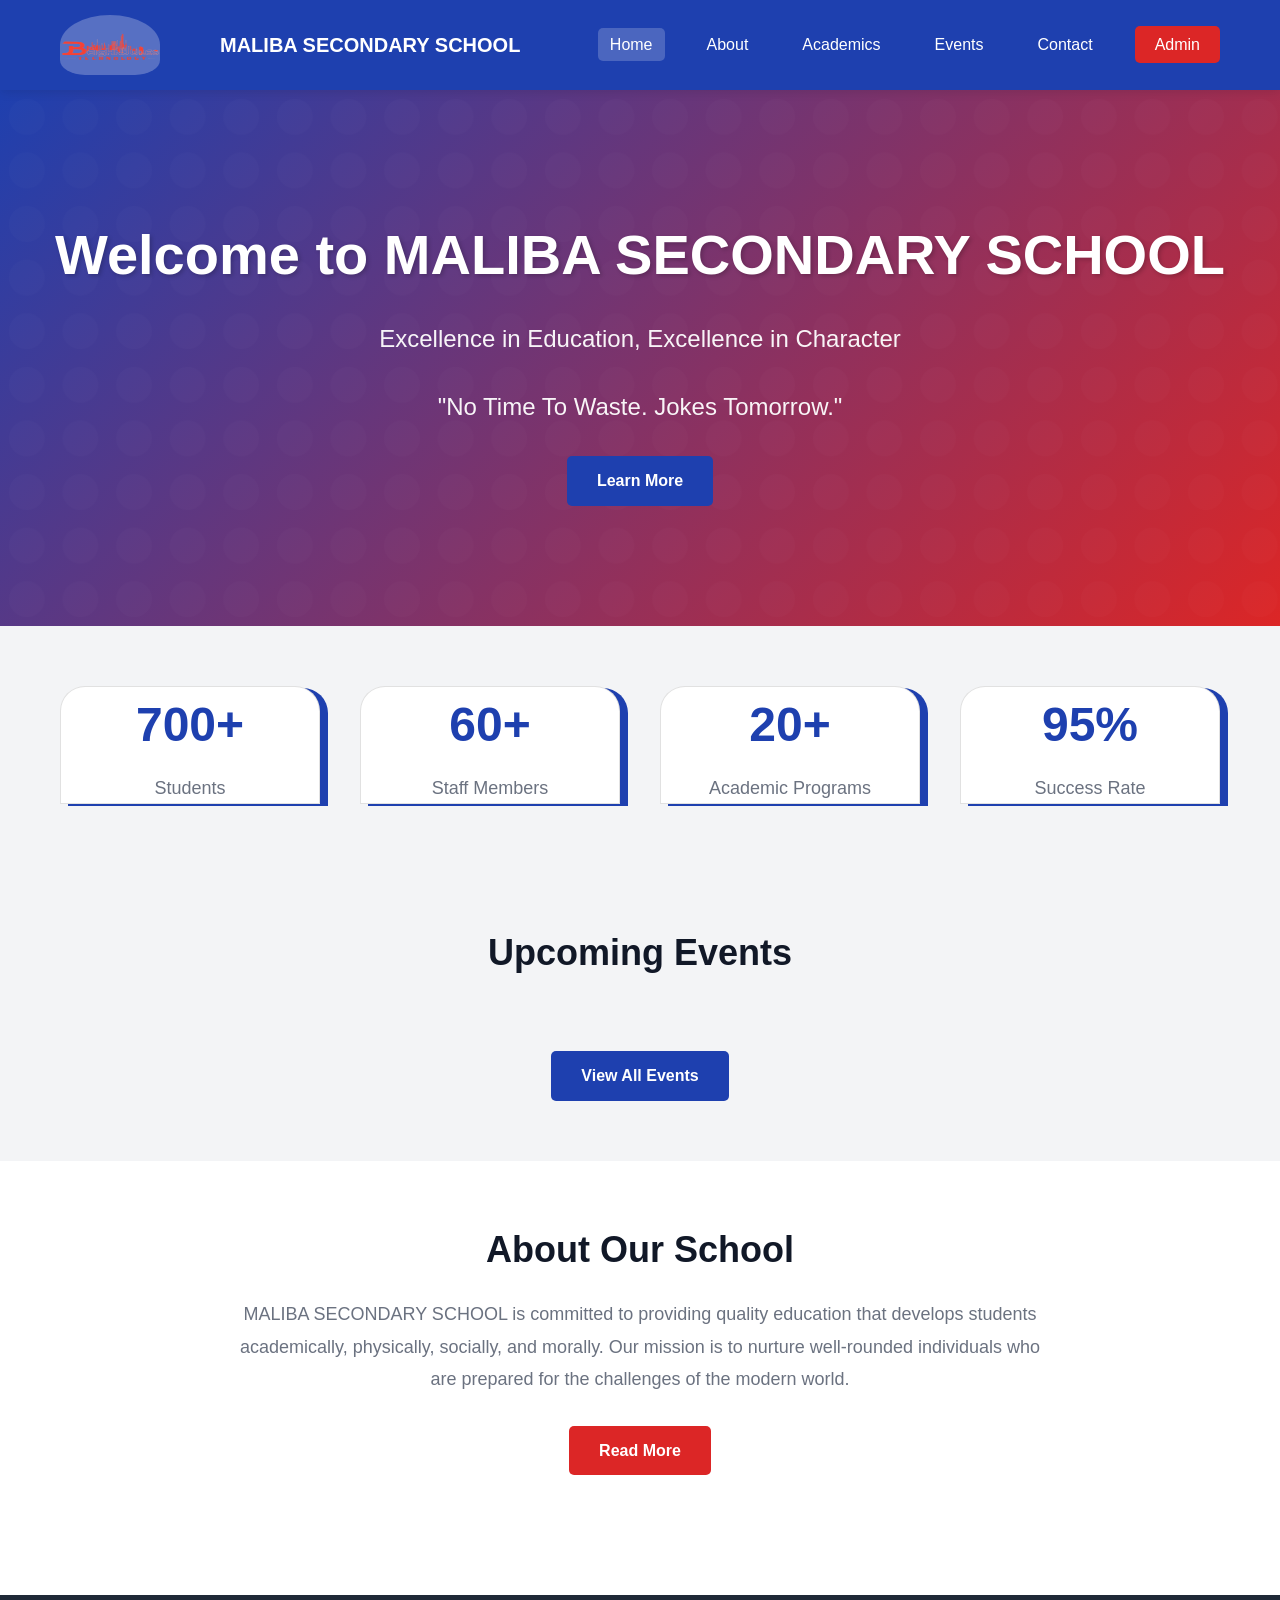
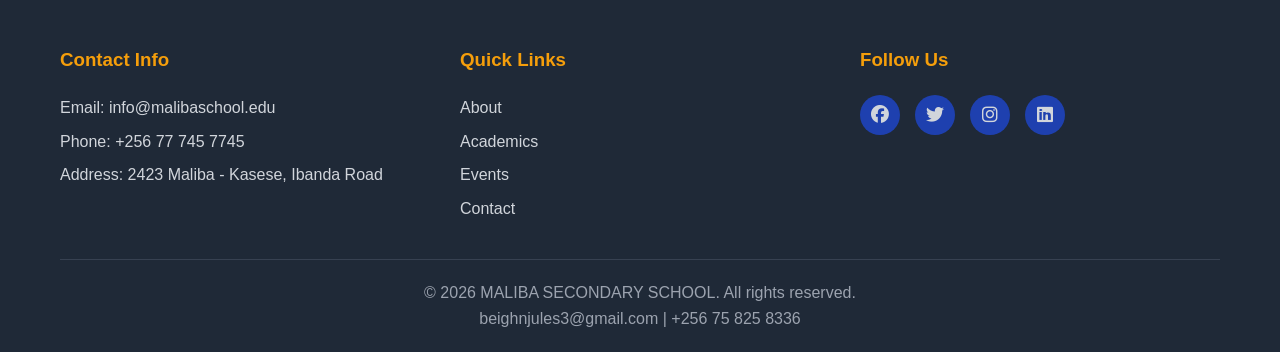
<file: index.html>
<!DOCTYPE html>
<html lang="en">
<head>
    <meta charset="UTF-8">
    <meta name="viewport" content="width=device-width, initial-scale=1.0">
    <title>MALIBA SECONDARY SCHOOL - Welcome</title>
    <link rel="stylesheet" href="styles.css">
    <link rel="stylesheet" href="https://cdnjs.cloudflare.com/ajax/libs/font-awesome/6.4.0/css/all.min.css">
</head>
<body>
    <nav class="navbar">
        <div class="container">
            <div class="nav-wrapper">
                <div class="logo">
                    <img src="BJ2.png" alt="">
                    <span>MALIBA SECONDARY SCHOOL</span>
                </div>
                <button class="hamburger" id="hamburger">
                    <span></span>
                    <span></span>
                    <span></span>
                </button>
                <ul class="nav-links" id="navLinks">
                    <li><a href="index.html" class="active">Home</a></li>
                    <li><a href="about.html">About</a></li>
                    <li><a href="academics.html">Academics</a></li>
                    <li><a href="events.html">Events</a></li>
                    <li><a href="contact.html">Contact</a></li>
                    <li><a href="admin.html" class="btn-admin">Admin</a></li>
                </ul>
            </div>
        </div>
    </nav>

   
    <section class="hero">
        <div class="hero-content">
            <h1>Welcome to MALIBA SECONDARY SCHOOL</h1>
            <p>Excellence in Education, Excellence in Character</p>
            <p>"No Time To Waste. Jokes Tomorrow."</p>
            <a href="about.html" class="btn btn-primary">Learn More</a>
        </div>
    </section>

    <!-- Quick statistics -->
    <section class="stats">
        <div class="container">
            <div class="stat-item">
                <h3>700+</h3>
                <p>Students</p>
            </div>
            <div class="stat-item">
                <h3>60+</h3>
                <p>Staff Members</p>
            </div>
            <div class="stat-item">
                <h3>20+</h3>
                <p>Academic Programs</p>
            </div>
            <div class="stat-item">
                <h3>95%</h3>
                <p>Success Rate</p>
            </div>
        </div>
    </section>

    <!-- Featured Events Preview -->
    <section class="featured-events">
        <div class="container">
            <h2>Upcoming Events</h2>
            <div class="events-grid" id="eventsPreview">
                
            </div>
            <div class="text-center">
                <a href="events.html" class="btn btn-primary">View All Events</a>
            </div>
        </div>
    </section>

    <!-- About Us-->
    <section class="about-preview">
        <div class="container">
            <h2>About Our School</h2>
            <p>MALIBA SECONDARY SCHOOL is committed to providing quality education that develops students academically, physically, socially, and morally. Our mission is to nurture well-rounded individuals who are prepared for the challenges of the modern world.</p>
            <a href="about.html" class="btn btn-secondary">Read More</a>
        </div>
    </section>

    <!-- Footer -->
    <footer class="footer">
        <div class="container">
            <div class="footer-content">
                <div class="footer-section">
                    <h3>Contact Info</h3>
                    <p>Email: info@malibaschool.edu</p>
                    <p>Phone: +256 77 745 7745</p>
                    <p>Address: 2423 Maliba - Kasese, Ibanda Road</p>
                </div>
                <div class="footer-section">
                    <h3>Quick Links</h3>
                    <ul>
                        <li><a href="about.html">About</a></li>
                        <li><a href="academics.html">Academics</a></li>
                        <li><a href="events.html">Events</a></li>
                        <li><a href="contact.html">Contact</a></li>
                    </ul>
                </div>
                <div class="footer-section">
                    <h3>Follow Us</h3>
                    <div class="social-links">
                        <a href="#" class="social-icon"><i class="fab fa-facebook"></i></a>
                        <a href="#" class="social-icon"><i class="fab fa-twitter"></i></a>
                        <a href="#" class="social-icon"><i class="fab fa-instagram"></i></a>
                        <a href="#" class="social-icon"><i class="fab fa-linkedin"></i></a>
                    </div>
                </div>
            </div>
            <div class="footer-bottom">
                <p>&copy; 2026 MALIBA SECONDARY SCHOOL. All rights reserved.</p>
                <p id="dev">beighnjules3@gmail.com | +256 75 825 8336</p>
            </div>
        </div>
    </footer>

    <script src="script.js"></script>
</body>
</html>
</file>
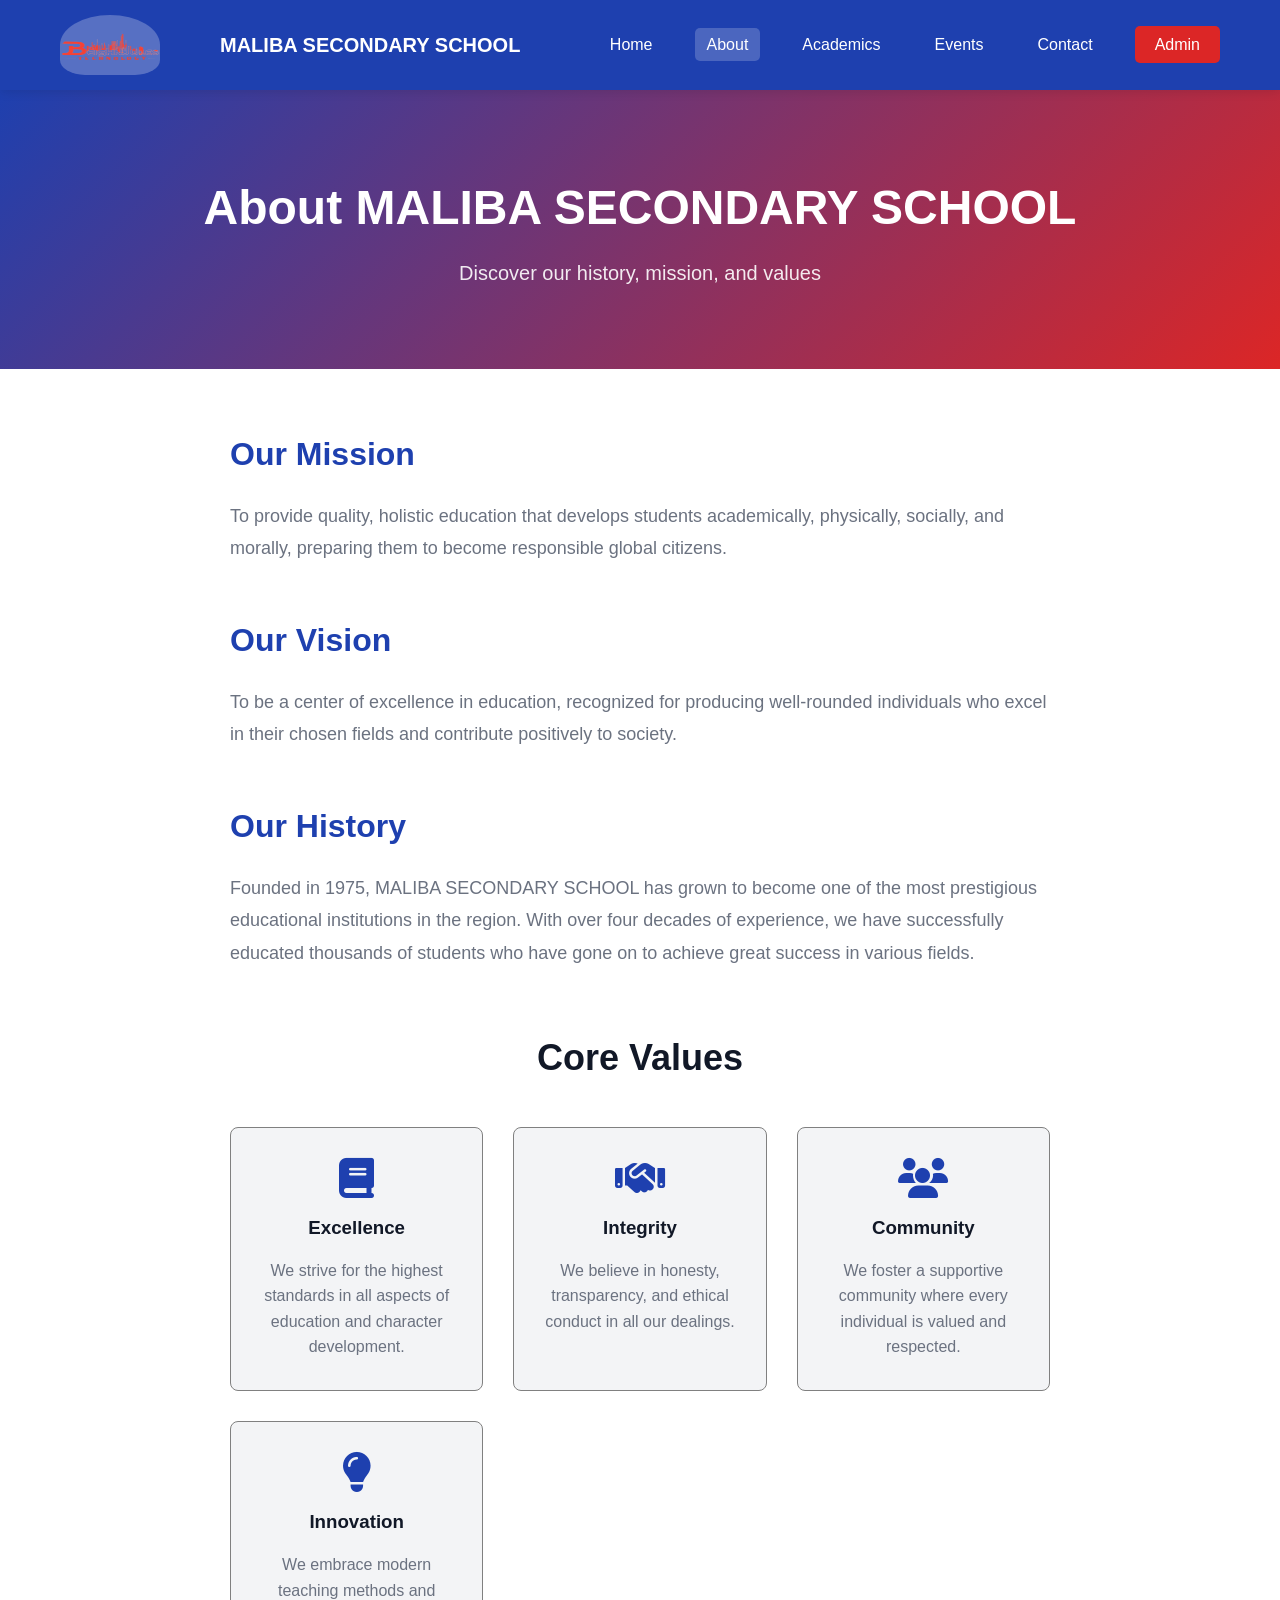
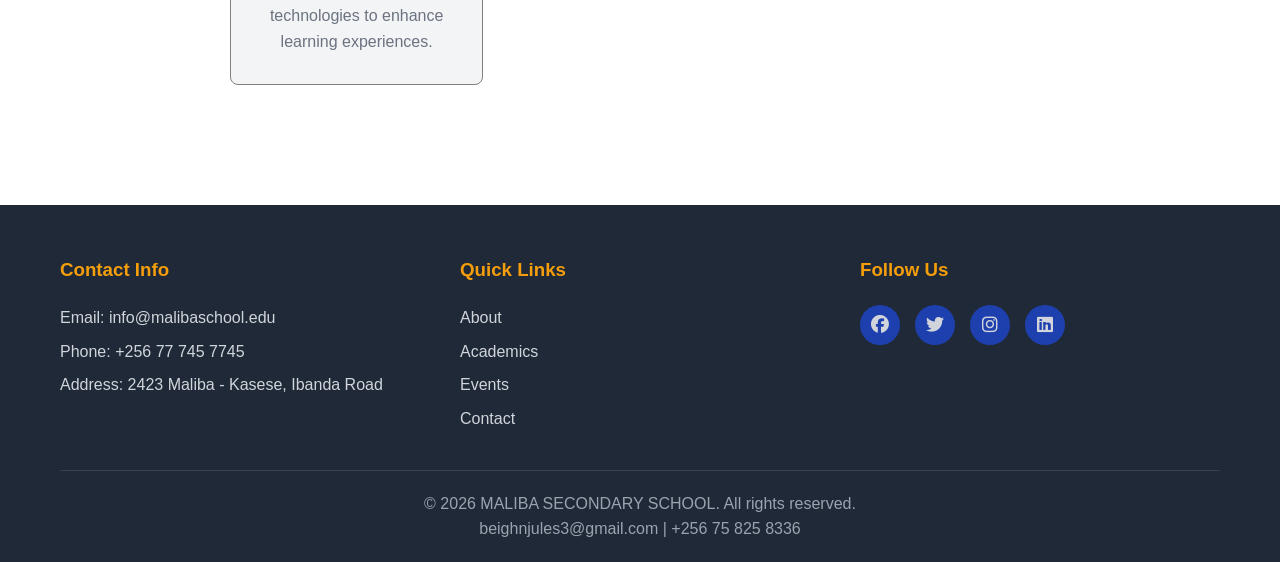
<file: about.html>
<!DOCTYPE html>
<html lang="en">
<head>
    <meta charset="UTF-8">
    <meta name="viewport" content="width=device-width, initial-scale=1.0">
    <title>About - MALIBA SECONDARY SCHOOL</title>
    <link rel="stylesheet" href="styles.css">
    <link rel="stylesheet" href="https://cdnjs.cloudflare.com/ajax/libs/font-awesome/6.4.0/css/all.min.css">
</head>
<body>
    
    <nav class="navbar">
        <div class="container">
            <div class="nav-wrapper">
                <div class="logo">
                    <img src="BJ2.png" alt="">
                    <span>MALIBA SECONDARY SCHOOL</span>
                </div>
                <button class="hamburger" id="hamburger">
                    <span></span>
                    <span></span>
                    <span></span>
                </button>
                <ul class="nav-links" id="navLinks">
                    <li><a href="index.html">Home</a></li>
                    <li><a href="about.html" class="active">About</a></li>
                    <li><a href="academics.html">Academics</a></li>
                    <li><a href="events.html">Events</a></li>
                    <li><a href="contact.html">Contact</a></li>
                    <li><a href="admin.html" class="btn-admin">Admin</a></li>
                </ul>
            </div>
        </div>
    </nav>

    
    <section class="page-header">
        <h1>About MALIBA SECONDARY SCHOOL</h1>
        <p>Discover our history, mission, and values</p>
    </section>

    
    <section class="about-content">
        <div class="container">
            <div class="about-section">
                <h2>Our Mission</h2>
                <p>To provide quality, holistic education that develops students academically, physically, socially, and morally, preparing them to become responsible global citizens.</p>
            </div>

            <div class="about-section">
                <h2>Our Vision</h2>
                <p>To be a center of excellence in education, recognized for producing well-rounded individuals who excel in their chosen fields and contribute positively to society.</p>
            </div>

            <div class="about-section">
                <h2>Our History</h2>
                <p>Founded in 1975, MALIBA SECONDARY SCHOOL has grown to become one of the most prestigious educational institutions in the region. With over four decades of experience, we have successfully educated thousands of students who have gone on to achieve great success in various fields.</p>
            </div>

            <div class="values-section">
                <h2>Core Values</h2>
                <div class="values-grid">
                    <div class="value-card">
                        <i class="fas fa-book"></i>
                        <h3>Excellence</h3>
                        <p>We strive for the highest standards in all aspects of education and character development.</p>
                    </div>
                    <div class="value-card">
                        <i class="fas fa-handshake"></i>
                        <h3>Integrity</h3>
                        <p>We believe in honesty, transparency, and ethical conduct in all our dealings.</p>
                    </div>
                    <div class="value-card">
                        <i class="fas fa-users"></i>
                        <h3>Community</h3>
                        <p>We foster a supportive community where every individual is valued and respected.</p>
                    </div>
                    <div class="value-card">
                        <i class="fas fa-lightbulb"></i>
                        <h3>Innovation</h3>
                        <p>We embrace modern teaching methods and technologies to enhance learning experiences.</p>
                    </div>
                </div>
            </div>
        </div>
    </section>

    <!-- Footer Section -->
    <footer class="footer">
        <div class="container">
            <div class="footer-content">
                <div class="footer-section">
                    <h3>Contact Info</h3>
                    <p>Email: info@malibaschool.edu</p>
                    <p>Phone: +256 77 745 7745</p>
                    <p>Address: 2423 Maliba - Kasese, Ibanda Road</p>
                </div>
                <div class="footer-section">
                    <h3>Quick Links</h3>
                    <ul>
                        <li><a href="about.html">About</a></li>
                        <li><a href="academics.html">Academics</a></li>
                        <li><a href="events.html">Events</a></li>
                        <li><a href="contact.html">Contact</a></li>
                    </ul>
                </div>
                <div class="footer-section">
                    <h3>Follow Us</h3>
                    <div class="social-links">
                        <a href="#" class="social-icon"><i class="fab fa-facebook"></i></a>
                        <a href="#" class="social-icon"><i class="fab fa-twitter"></i></a>
                        <a href="#" class="social-icon"><i class="fab fa-instagram"></i></a>
                        <a href="#" class="social-icon"><i class="fab fa-linkedin"></i></a>
                    </div>
                </div>
            </div>
            <div class="footer-bottom">
                <p>&copy; 2026 MALIBA SECONDARY SCHOOL. All rights reserved.</p>
                <p id="dev">beighnjules3@gmail.com | +256 75 825 8336</p>
            </div>
        </div>
    </footer>

    <script src="script.js"></script>
</body>
</html>
</file>
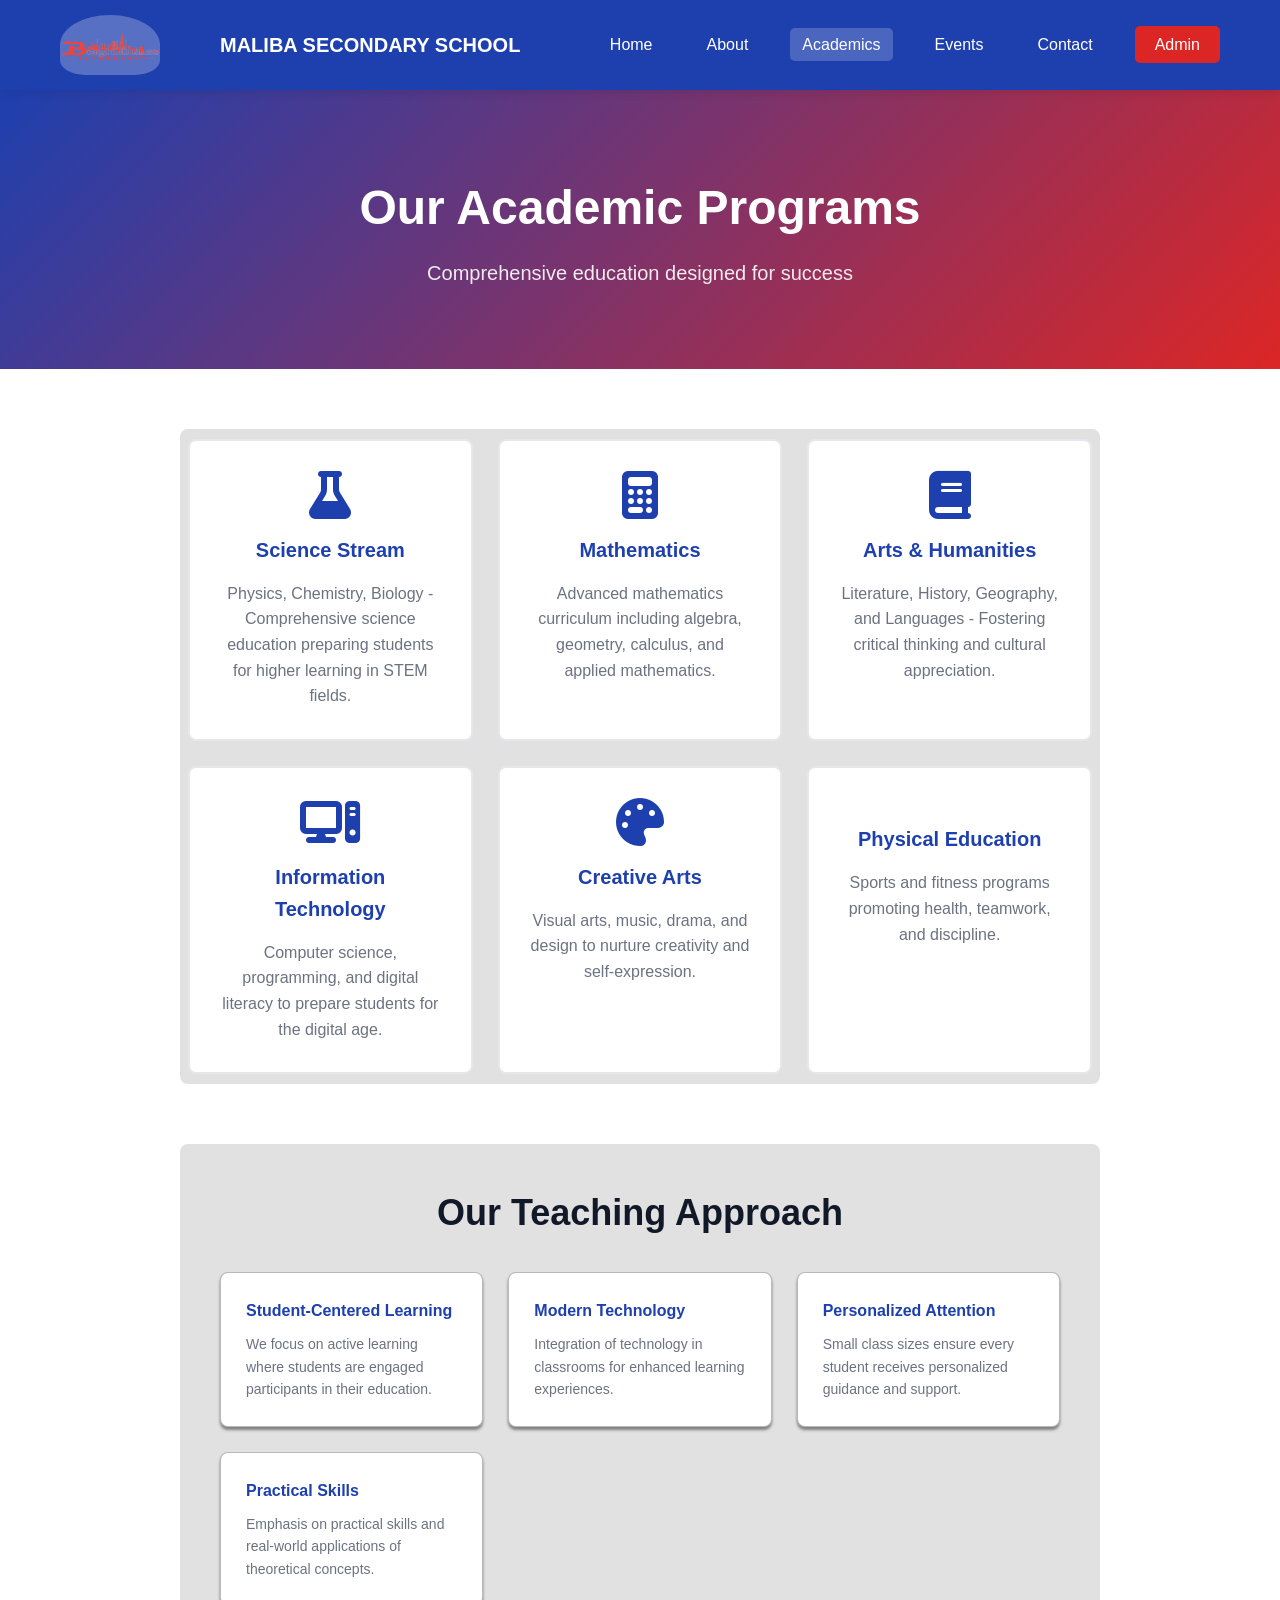
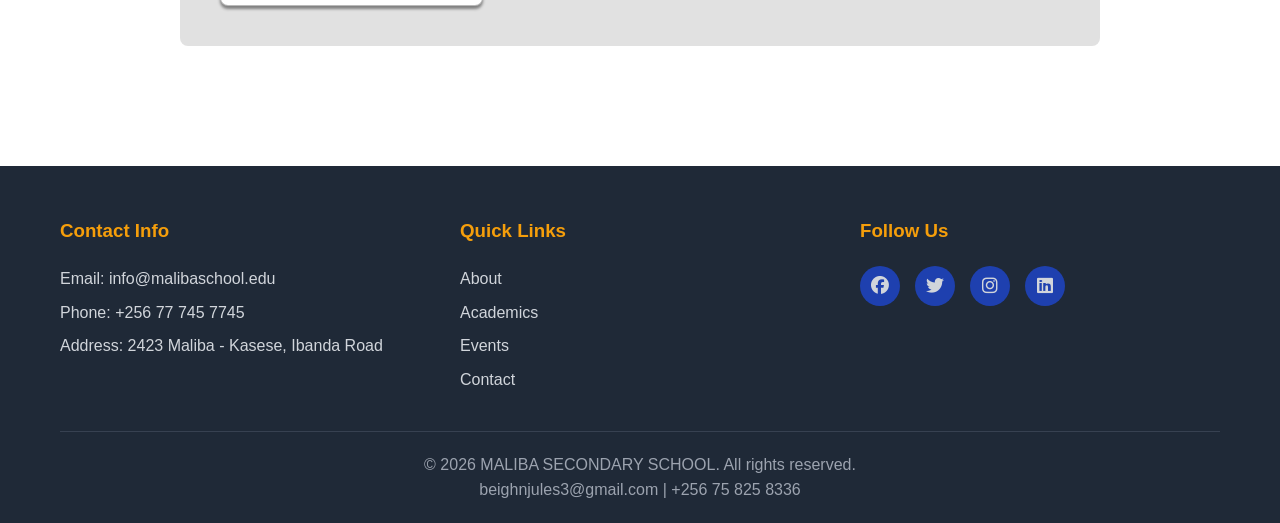
<file: academics.html>
<!DOCTYPE html>
<html lang="en">
<head>
    <meta charset="UTF-8">
    <meta name="viewport" content="width=device-width, initial-scale=1.0">
    <title>Academics - MALIBA SECONDARY SCHOOL</title>
    <link rel="stylesheet" href="styles.css">
    <link rel="stylesheet" href="https://cdnjs.cloudflare.com/ajax/libs/font-awesome/6.4.0/css/all.min.css">
</head>
<body>
   
    <nav class="navbar">
        <div class="container">
            <div class="nav-wrapper">
                <div class="logo">
                    <img src="BJ2.png" alt="">
                    <span>MALIBA SECONDARY SCHOOL</span>
                </div>
                <button class="hamburger" id="hamburger">
                    <span></span>
                    <span></span>
                    <span></span>
                </button>
                <ul class="nav-links" id="navLinks">
                    <li><a href="index.html">Home</a></li>
                    <li><a href="about.html">About</a></li>
                    <li><a href="academics.html" class="active">Academics</a></li>
                    <li><a href="events.html">Events</a></li>
                    <li><a href="contact.html">Contact</a></li>
                    <li><a href="admin.html" class="btn-admin">Admin</a></li>
                </ul>
            </div>
        </div>
    </nav>

    
    <section class="page-header">
        <h1>Our Academic Programs</h1>
        <p>Comprehensive education designed for success</p>
    </section>

    <!-- Academic Programs -->
    <section class="academics-content">
        <div class="container">
            <div class="programs-grid">
                <div class="program-card">
                    <i class="fas fa-flask"></i>
                    <h3>Science Stream</h3>
                    <p>Physics, Chemistry, Biology - Comprehensive science education preparing students for higher learning in STEM fields.</p>
                </div>
                <div class="program-card">
                    <i class="fas fa-calculator"></i>
                    <h3>Mathematics</h3>
                    <p>Advanced mathematics curriculum including algebra, geometry, calculus, and applied mathematics.</p>
                </div>
                <div class="program-card">
                    <i class="fas fa-book"></i>
                    <h3>Arts & Humanities</h3>
                    <p>Literature, History, Geography, and Languages - Fostering critical thinking and cultural appreciation.</p>
                </div>
                <div class="program-card">
                    <i class="fas fa-computer"></i>
                    <h3>Information Technology</h3>
                    <p>Computer science, programming, and digital literacy to prepare students for the digital age.</p>
                </div>
                <div class="program-card">
                    <i class="fas fa-palette"></i>
                    <h3>Creative Arts</h3>
                    <p>Visual arts, music, drama, and design to nurture creativity and self-expression.</p>
                </div>
                <div class="program-card">
                    <i class="fas fa-sports"></i>
                    <h3>Physical Education</h3>
                    <p>Sports and fitness programs promoting health, teamwork, and discipline.</p>
                </div>
            </div>

            <div class="teaching-methods">
                <h2>Our Teaching Approach</h2>
                <div class="methods-grid">
                    <div class="method-item">
                        <h4>Student-Centered Learning</h4>
                        <p>We focus on active learning where students are engaged participants in their education.</p>
                    </div>
                    <div class="method-item">
                        <h4>Modern Technology</h4>
                        <p>Integration of technology in classrooms for enhanced learning experiences.</p>
                    </div>
                    <div class="method-item">
                        <h4>Personalized Attention</h4>
                        <p>Small class sizes ensure every student receives personalized guidance and support.</p>
                    </div>
                    <div class="method-item">
                        <h4>Practical Skills</h4>
                        <p>Emphasis on practical skills and real-world applications of theoretical concepts.</p>
                    </div>
                </div>
            </div>
        </div>
    </section>

    <!-- Footer -->
    <footer class="footer">
        <div class="container">
            <div class="footer-content">
                <div class="footer-section">
                    <h3>Contact Info</h3>
                    <p>Email: info@malibaschool.edu</p>
                    <p>Phone: +256 77 745 7745</p>
                    <p>Address: 2423 Maliba - Kasese, Ibanda Road</p>
                </div>
                <div class="footer-section">
                    <h3>Quick Links</h3>
                    <ul>
                        <li><a href="about.html">About</a></li>
                        <li><a href="academics.html">Academics</a></li>
                        <li><a href="events.html">Events</a></li>
                        <li><a href="contact.html">Contact</a></li>
                    </ul>
                </div>
                <div class="footer-section">
                    <h3>Follow Us</h3>
                    <div class="social-links">
                        <a href="#" class="social-icon"><i class="fab fa-facebook"></i></a>
                        <a href="#" class="social-icon"><i class="fab fa-twitter"></i></a>
                        <a href="#" class="social-icon"><i class="fab fa-instagram"></i></a>
                        <a href="#" class="social-icon"><i class="fab fa-linkedin"></i></a>
                    </div>
                </div>
            </div>
            <div class="footer-bottom">
                <p>&copy; 2026 MALIBA SECONDARY SCHOOL. All rights reserved.</p>
                <p id="dev">beighnjules3@gmail.com | +256 75 825 8336</p>
            </div>
        </div>
    </footer>

    <script src="script.js"></script>
</body>
</html>
</file>
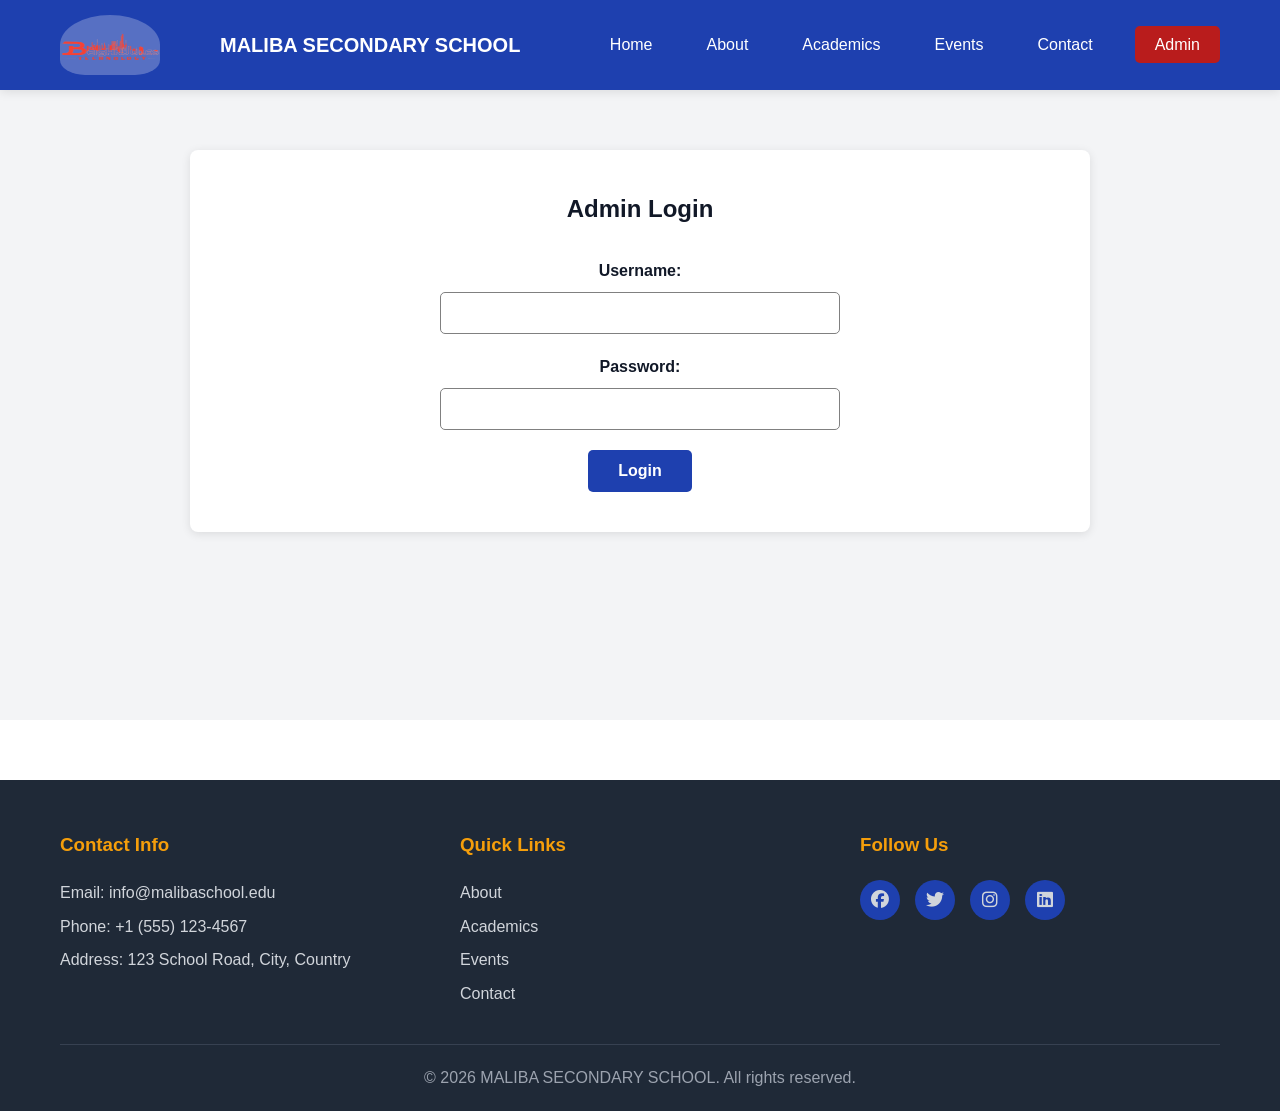
<file: admin.html>
<!DOCTYPE html>
<html lang="en">
<head>
    <meta charset="UTF-8">
    <meta name="viewport" content="width=device-width, initial-scale=1.0">
    <title>Admin Panel - MALIBA SECONDARY SCHOOL</title>
    <link rel="stylesheet" href="styles.css">
    <link rel="stylesheet" href="https://cdnjs.cloudflare.com/ajax/libs/font-awesome/6.4.0/css/all.min.css">
</head>
<body>
    <!-- Navigation -->
    <nav class="navbar">
        <div class="container">
            <div class="nav-wrapper">
                <div class="logo">
                    <img src="BJ2.png" alt="">
                    <span>MALIBA SECONDARY SCHOOL</span>
                </div>
                <button class="hamburger" id="hamburger">
                    <span></span>
                    <span></span>
                    <span></span>
                </button>
                <ul class="nav-links" id="navLinks">
                    <li><a href="index.html">Home</a></li>
                    <li><a href="about.html">About</a></li>
                    <li><a href="academics.html">Academics</a></li>
                    <li><a href="events.html">Events</a></li>
                    <li><a href="contact.html">Contact</a></li>
                    <li><a href="admin.html" class="btn-admin active">Admin</a></li>
                </ul>
            </div>
        </div>
    </nav>

    <!-- Admin Login/Panel -->
    <section class="admin-section">
        <div class="container">
            <div class="admin-wrapper">
                <!-- Login Form -->
                <div class="login-form" id="loginForm">
                    <h2>Admin Login</h2>
                    <form onsubmit="handleAdminLogin(event)">
                        <div class="form-group">
                            <label for="adminUsername">Username:</label>
                            <input type="text" id="adminUsername" required>
                        </div>
                        <div class="form-group">
                            <label for="adminPassword">Password:</label>
                            <input type="password" id="adminPassword" required>
                        </div>
                        <button type="submit" class="btn btn-primary">Login</button>
                    </form>
                    <!-- <p class="help-text">Demo: username: <strong>admin</strong> | password: <strong>admin123</strong></p> -->
                </div>

                <!-- Admin Panel -->
                <div class="admin-panel" id="adminPanel" style="display: none;">
                    <h2>Admin Dashboard</h2>
                    <button class="btn btn-secondary" onclick="handleAdminLogout()">Logout</button>

                    <!-- Add Event Form -->
                    <div class="form-section">
                        <h3>Add New Event</h3>
                        <form onsubmit="handleAddEvent(event)">
                            <div class="form-group">
                                <label for="eventTitle">Event Title:</label>
                                <input type="text" id="eventTitle" required>
                            </div>
                            <div class="form-group">
                                <label for="eventDate">Event Date:</label>
                                <input type="date" id="eventDate" required>
                            </div>
                            <div class="form-group">
                                <label for="eventTime">Event Time:</label>
                                <input type="time" id="eventTime" required>
                            </div>
                            <div class="form-group">
                                <label for="eventLocation">Event Location:</label>
                                <input type="text" id="eventLocation" required>
                            </div>
                            <div class="form-group">
                                <label for="eventCategory">Category:</label>
                                <select id="eventCategory" required>
                                    <option value="">Select Category</option>
                                    <option value="academic">Academic</option>
                                    <option value="sports">Sports</option>
                                    <option value="cultural">Cultural</option>
                                    <option value="social">Social</option>
                                </select>
                            </div>
                            <div class="form-group">
                                <label for="eventDescription">Event Description:</label>
                                <textarea id="eventDescription" rows="4" required></textarea>
                            </div>
                            <button type="submit" class="btn btn-primary">Add Event</button>
                        </form>
                    </div>

                    <!-- Events Management -->
                    <div class="events-management">
                        <h3>Manage Events</h3>
                        <div class="events-list" id="adminEventsList">
                            <!-- Events will be populated here -->
                        </div>
                    </div>
                </div>
            </div>
        </div>
    </section>

    <!-- Footer -->
    <footer class="footer">
        <div class="container">
            <div class="footer-content">
                <div class="footer-section">
                    <h3>Contact Info</h3>
                    <p>Email: info@malibaschool.edu</p>
                    <p>Phone: +1 (555) 123-4567</p>
                    <p>Address: 123 School Road, City, Country</p>
                </div>
                <div class="footer-section">
                    <h3>Quick Links</h3>
                    <ul>
                        <li><a href="about.html">About</a></li>
                        <li><a href="academics.html">Academics</a></li>
                        <li><a href="events.html">Events</a></li>
                        <li><a href="contact.html">Contact</a></li>
                    </ul>
                </div>
                <div class="footer-section">
                    <h3>Follow Us</h3>
                    <div class="social-links">
                        <a href="#" class="social-icon"><i class="fab fa-facebook"></i></a>
                        <a href="#" class="social-icon"><i class="fab fa-twitter"></i></a>
                        <a href="#" class="social-icon"><i class="fab fa-instagram"></i></a>
                        <a href="#" class="social-icon"><i class="fab fa-linkedin"></i></a>
                    </div>
                </div>
            </div>
            <div class="footer-bottom">
                <p>&copy; 2026 MALIBA SECONDARY SCHOOL. All rights reserved.</p>
            </div>
        </div>
    </footer>

    <script src="script.js"></script>
</body>
</html>
</file>
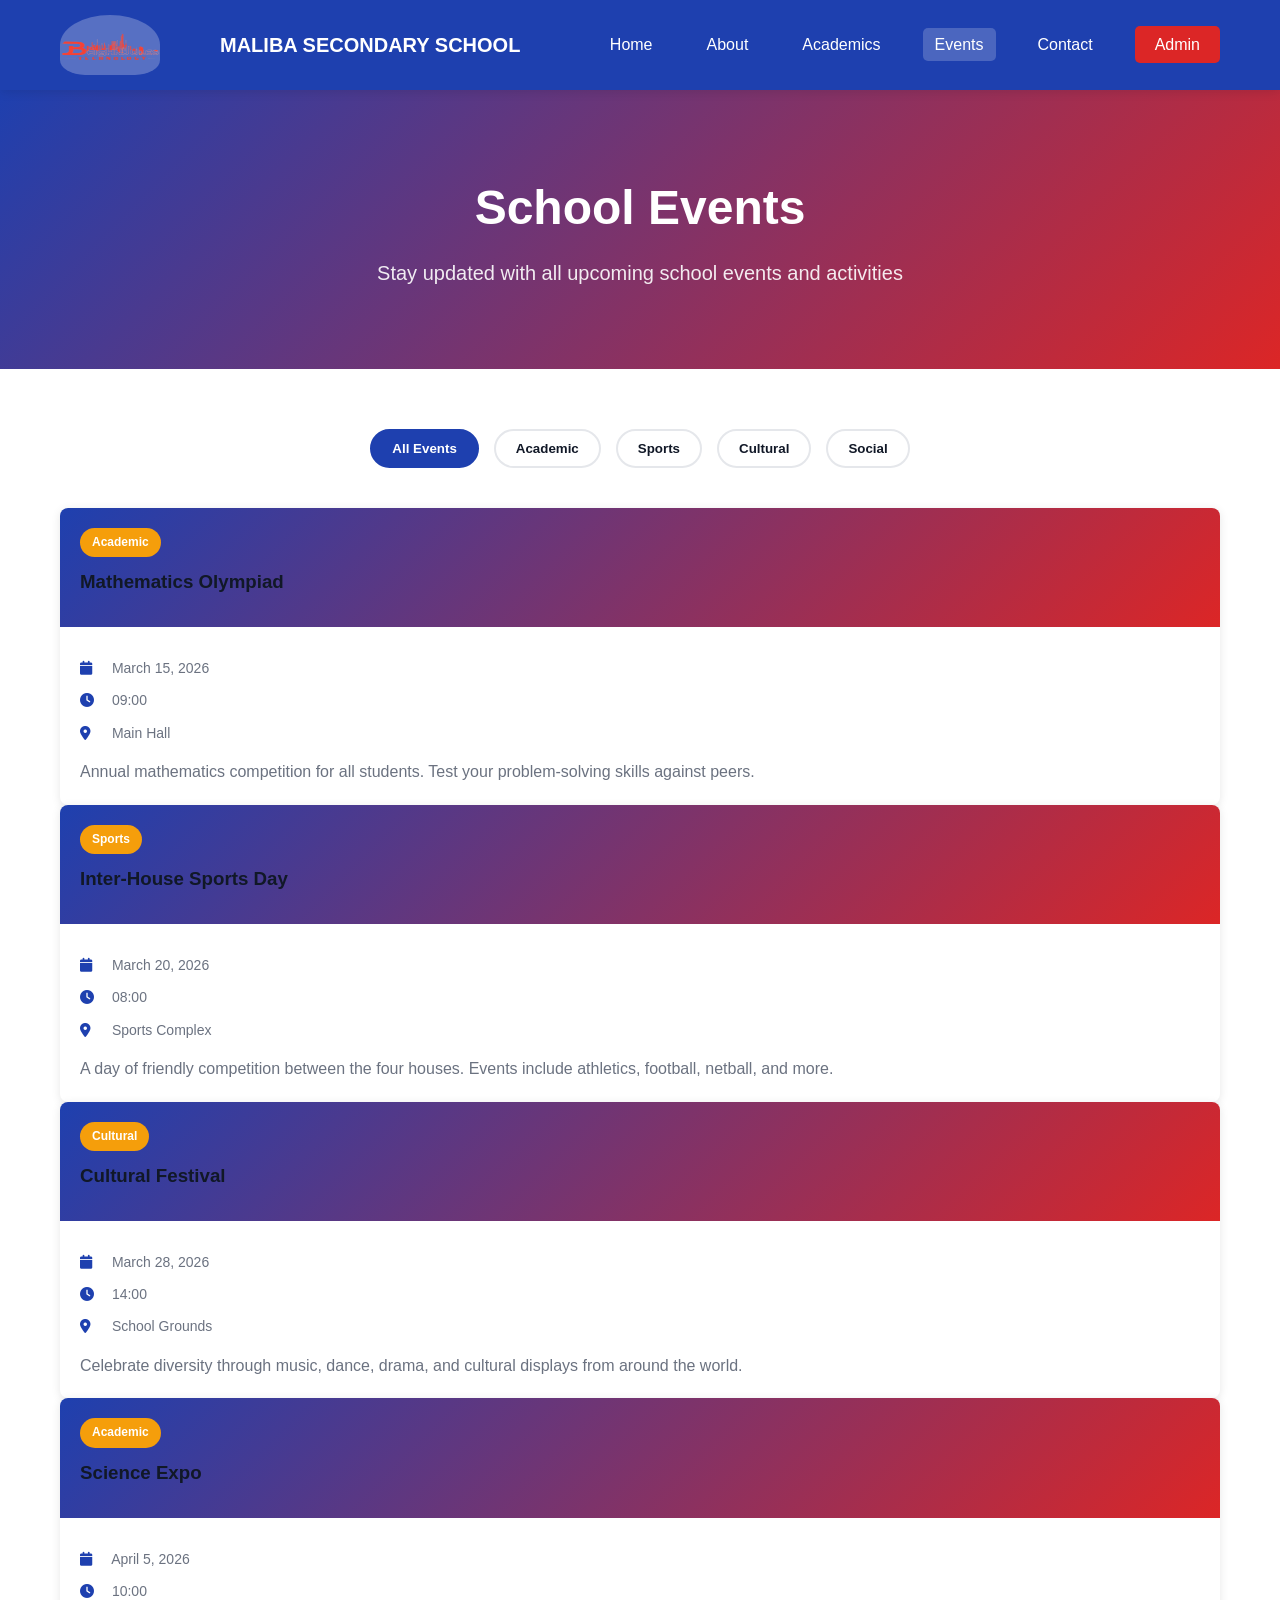
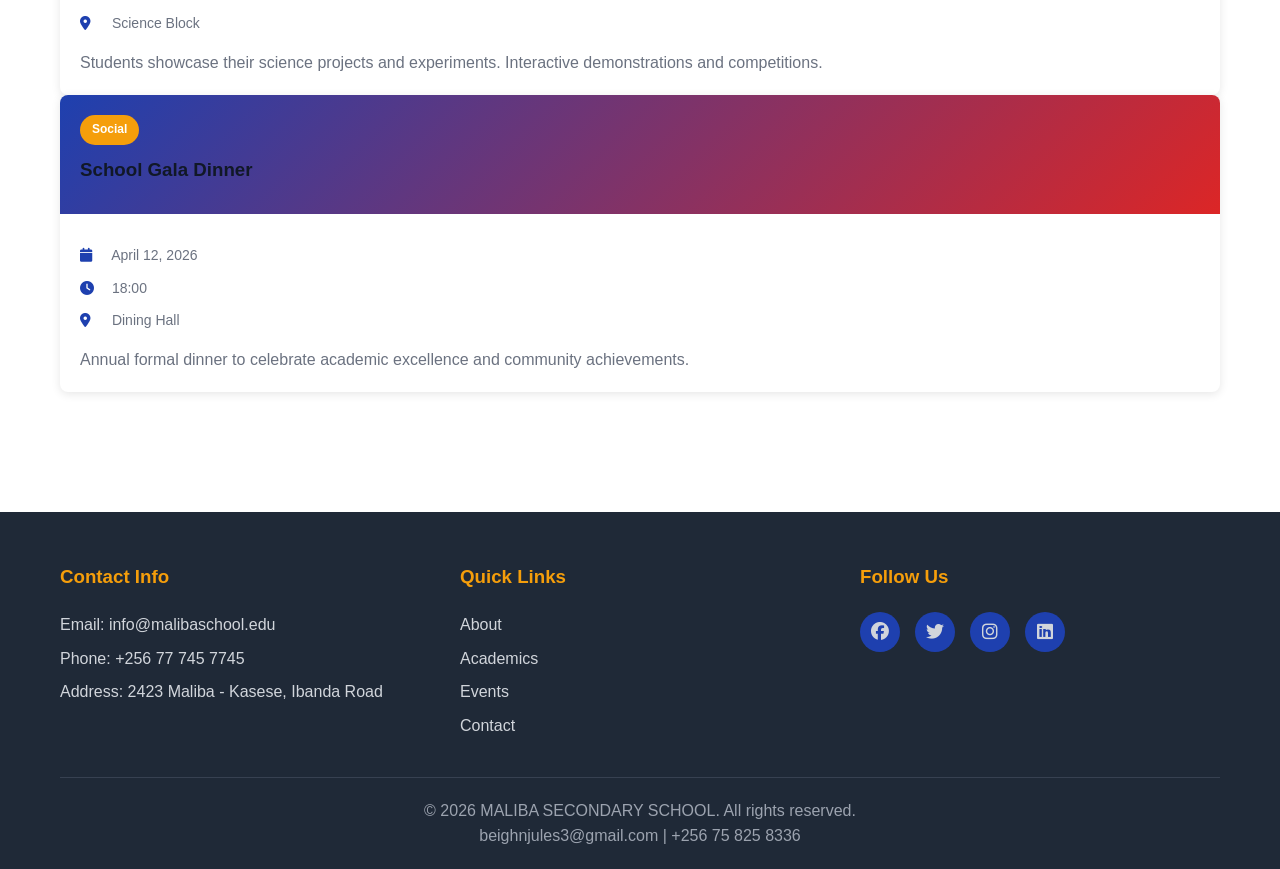
<file: events.html>
<!DOCTYPE html>
<html lang="en">
<head>
    <meta charset="UTF-8">
    <meta name="viewport" content="width=device-width, initial-scale=1.0">
    <title>Events - MALIBA SECONDARY SCHOOL</title>
    <link rel="stylesheet" href="styles.css">
    <link rel="stylesheet" href="https://cdnjs.cloudflare.com/ajax/libs/font-awesome/6.4.0/css/all.min.css">
</head>
<body>
    
    <nav class="navbar">
        <div class="container">
            <div class="nav-wrapper">
                <div class="logo">
                    <img src="BJ2.png" alt="">
                    <span>MALIBA SECONDARY SCHOOL</span>
                </div>
                <button class="hamburger" id="hamburger">
                    <span></span>
                    <span></span>
                    <span></span>
                </button>
                <ul class="nav-links" id="navLinks">
                    <li><a href="index.html">Home</a></li>
                    <li><a href="about.html">About</a></li>
                    <li><a href="academics.html">Academics</a></li>
                    <li><a href="events.html" class="active">Events</a></li>
                    <li><a href="contact.html">Contact</a></li>
                    <li><a href="admin.html" class="btn-admin">Admin</a></li>
                </ul>
            </div>
        </div>
    </nav>

    
    <section class="page-header">
        <h1>School Events</h1>
        <p>Stay updated with all upcoming school events and activities</p>
    </section>

    <!-- Events Section -->
    <section class="events-section">
        <div class="container">
            <div class="events-filter">
                <button class="filter-btn active" onclick="filterEvents('all')">All Events</button>
                <button class="filter-btn" onclick="filterEvents('academic')">Academic</button>
                <button class="filter-btn" onclick="filterEvents('sports')">Sports</button>
                <button class="filter-btn" onclick="filterEvents('cultural')">Cultural</button>
                <button class="filter-btn" onclick="filterEvents('social')">Social</button>
            </div>

            <div class="events-container" id="eventsList">
                <!-- Events will be populated here by JavaScript -->
            </div>

            <div id="noEvents" class="no-events">
                <p>No events scheduled at the moment.</p>
            </div>
        </div>
    </section>

    <!-- Footer -->
    <footer class="footer">
        <div class="container">
            <div class="footer-content">
                <div class="footer-section">
                    <h3>Contact Info</h3>
                    <p>Email: info@malibaschool.edu</p>
                    <p>Phone: +256 77 745 7745</p>
                    <p>Address: 2423 Maliba - Kasese, Ibanda Road</p>
                </div>
                <div class="footer-section">
                    <h3>Quick Links</h3>
                    <ul>
                        <li><a href="about.html">About</a></li>
                        <li><a href="academics.html">Academics</a></li>
                        <li><a href="events.html">Events</a></li>
                        <li><a href="contact.html">Contact</a></li>
                    </ul>
                </div>
                <div class="footer-section">
                    <h3>Follow Us</h3>
                    <div class="social-links">
                        <a href="#" class="social-icon"><i class="fab fa-facebook"></i></a>
                        <a href="#" class="social-icon"><i class="fab fa-twitter"></i></a>
                        <a href="#" class="social-icon"><i class="fab fa-instagram"></i></a>
                        <a href="#" class="social-icon"><i class="fab fa-linkedin"></i></a>
                    </div>
                </div>
            </div>
            <div class="footer-bottom">
                <p>&copy; 2026 MALIBA SECONDARY SCHOOL. All rights reserved.</p>
                <p id="dev">beighnjules3@gmail.com | +256 75 825 8336</p>
            </div>
        </div>
    </footer>

    <script src="script.js"></script>
</body>
</html>
</file>
<file: styles.css>
* {
    margin: 0;
    padding: 0;
    box-sizing: border-box;
}

:root {
    --primary-color: #1e40af;
    --secondary-color: #dc2626;
    --accent-color: #f59e0b;
    --dark-bg: #1f2937;
    --light-bg: #f3f4f6;
    --text-dark: #111827;
    --text-light: #6b7280;
    --border-color: #e5e7eb;
    --success-color: #10b981;
    --danger-color: #ef4444;
}

/* Home Page */

body {
    font-family: 'Segoe UI', Tahoma, Geneva, Verdana, sans-serif;
    line-height: 1.6;
    color: var(--text-dark);
    background-color: #ffffff;
}

.container {
    max-width: 1200px;
    margin: 0 auto;
    padding: 0 20px;
}

a {
    text-decoration: none;
    color: inherit;
    transition: all 0.3s ease;
}


.navbar {
    background-color: var(--primary-color);
    color: white;
    position: sticky;
    top: 0;
    z-index: 1000;
    box-shadow: 0 2px 10px rgba(0, 0, 0, 0.1);
}

.nav-wrapper {
    display: flex;
    justify-content: space-between;
    align-items: center;
    padding: 15px 0;
}

.logo {
    display: flex;
    align-items: center;
    gap: 10px;
    font-size: 20px;
    font-weight: bold;
    color: white;
}

.logo img {
    width: 100px;
    height: 60px;
    background: rgba(255, 255, 255, 0.25);
    border-top-right-radius: 50%;
    border-top-left-radius: 50%;
    border-bottom-left-radius: 25%;
    border-bottom-right-radius: 25%;
    margin-right: 50px;
}

.nav-links {
    display: flex;
    list-style: none;
    gap: 30px;
    align-items: center;
}

.nav-links a {
    color: white;
    font-weight: 500;
    padding: 8px 12px;
    border-radius: 5px;
    transition: all 0.3s ease;
}

.nav-links a:hover,
.nav-links a.active {
    background-color: rgba(255, 255, 255, 0.2);
}

.btn-admin {
    background-color: var(--secondary-color) !important;
    padding: 10px 20px !important;
    border-radius: 5px !important;
}

.btn-admin:hover,
.btn-admin.active {
    background-color: #b91c1c !important;
}

.hamburger {
    display: none;
    flex-direction: column;
    cursor: pointer;
    background: none;
    border: none;
    gap: 5px;
}

.hamburger span {
    width: 25px;
    height: 3px;
    background-color: white;
    border-radius: 2px;
    transition: all 0.3s ease;
}


.hero {
    background: linear-gradient(135deg, var(--primary-color), var(--secondary-color));
    color: white;
    padding: 120px 20px;
    text-align: center;
    position: relative;
    overflow: hidden;
}

.hero::before {
    content: '';
    position: absolute;
    top: 0;
    left: 0;
    right: 0;
    bottom: 0;
    background: url('data:image/svg+xml,<svg xmlns="http://www.w3.org/2000/svg" viewBox="0 0 1200 600"><defs><pattern id="a" patternUnits="userSpaceOnUse" width="60" height="60"><circle cx="30" cy="30" r="20" fill="rgba(255,255,255,0.03)"/></pattern></defs><rect width="1200" height="600" fill="url(%23a)"/></svg>');
    opacity: 0.5;
}

.hero-content {
    position: relative;
    z-index: 2;
}

.hero h1 {
    font-size: 56px;
    margin-bottom: 20px;
    font-weight: 700;
    text-shadow: 2px 2px 4px rgba(0, 0, 0, 0.2);
}

.hero p {
    font-size: 24px;
    margin-bottom: 30px;
    opacity: 0.95;
}


.btn {
    display: inline-block;
    padding: 12px 30px;
    border-radius: 5px;
    font-weight: 600;
    cursor: pointer;
    border: none;
    transition: all 0.3s ease;
    text-align: center;
    font-size: 16px;
}

.btn-primary {
    background-color: var(--primary-color);
    color: white;
}

.btn-primary:hover {
    background-color: #1d3a8a;
    transform: translateY(-2px);
    box-shadow: 0 5px 15px rgba(30, 64, 175, 0.3);
}

.btn-secondary {
    background-color: var(--secondary-color);
    color: white;
}

.btn-secondary:hover {
    background-color: #b91c1c;
    transform: translateY(-2px);
    box-shadow: 0 5px 15px rgba(220, 38, 38, 0.3);
}

.btn-danger {
    background-color: var(--danger-color);
    color: white;
    padding: 8px 16px;
    font-size: 14px;
}

.btn-danger:hover {
    background-color: #dc2626;
}


.stats {
    background-color: var(--light-bg);
    padding: 60px 20px;
}

.stats .container {
    display: grid;
    grid-template-columns: repeat(auto-fit, minmax(200px, 1fr));
    gap: 40px;
    text-align: center;
}

.stat-item{
    background: white;
    border: 1px solid rgba(128, 128, 128, 0.24);
    border-top-left-radius: 25px;
    border-top-right-radius: 25px;
    box-shadow: 8px 2px var(--primary-color);
}

.stat-item h3 {
    font-size: 48px;
    color: var(--primary-color);
    margin-bottom: 10px;
    font-weight: bolder;
}

.stat-item p {
    font-size: 18px;
    color: var(--text-light);
}


section {
    padding: 60px 20px;
}

.page-header {
    background: linear-gradient(135deg, var(--primary-color), var(--secondary-color));
    color: white;
    text-align: center;
    padding: 80px 20px;
}

.page-header h1 {
    font-size: 48px;
    margin-bottom: 10px;
}

.page-header p {
    font-size: 20px;
    opacity: 0.9;
}


.featured-events {
    background-color: var(--light-bg);
}

.featured-events h2,
.events-section h2,
.about-preview h2,
.teaching-methods h2,
.contact-form h2,
.contact-info h2,
.admin-panel h2 {
    text-align: center;
    font-size: 36px;
    margin-bottom: 40px;
    color: var(--text-dark);
}

.events-grid {
    display: grid;
    grid-template-columns: repeat(auto-fit, minmax(300px, 1fr));
    gap: 30px;
    margin-bottom: 30px;
}

.event-card {
    background-color: white;
    border-radius: 8px;
    overflow: hidden;
    box-shadow: 0 2px 10px rgba(0, 0, 0, 0.1);
    transition: all 0.3s ease;
}

.event-card:hover {
    transform: translateY(-5px);
    box-shadow: 0 5px 20px rgba(0, 0, 0, 0.15);
}

.event-card-header {
    background: linear-gradient(135deg, var(--primary-color), var(--secondary-color));
    color: white;
    padding: 20px;
}

.event-card-body {
    padding: 20px;
}

.event-category {
    display: inline-block;
    background-color: var(--accent-color);
    color: white;
    padding: 5px 12px;
    border-radius: 20px;
    font-size: 12px;
    font-weight: 600;
    margin-bottom: 10px;
    text-transform: capitalize;
}

.event-card h3 {
    margin-bottom: 10px;
    color: var(--text-dark);
}

.event-details {
    font-size: 14px;
    color: var(--text-light);
    margin: 10px 0;
}

.event-details i {
    width: 20px;
    margin-right: 8px;
    color: var(--primary-color);
}

.event-description {
    margin-top: 15px;
    line-height: 1.6;
    color: var(--text-light);
}

.no-events {
    text-align: center;
    padding: 40px 20px;
    background-color: white;
    border-radius: 8px;
    color: var(--text-light);
}

.text-center {
    text-align: center;
    margin-top: 30px;
}


.events-filter {
    display: flex;
    justify-content: center;
    gap: 15px;
    margin-bottom: 40px;
    flex-wrap: wrap;
}

.filter-btn {
    padding: 10px 20px;
    border: 2px solid var(--border-color);
    background-color: white;
    border-radius: 25px;
    cursor: pointer;
    font-weight: 600;
    transition: all 0.3s ease;
    color: var(--text-dark);
}

.filter-btn:hover,
.filter-btn.active {
    background-color: var(--primary-color);
    color: white;
    border-color: var(--primary-color);
}


.about-preview {
    text-align: center;
}

.about-preview h2 {
    margin-bottom: 20px;
}

.about-preview p {
    font-size: 18px;
    color: var(--text-light);
    margin-bottom: 30px;
    max-width: 800px;
    margin-left: auto;
    margin-right: auto;
    line-height: 1.8;
}

/* About-Page */
.about-content {
    max-width: 900px;
    margin: 0 auto;
}

.about-section {
    margin-bottom: 50px;
}

.about-section h2 {
    font-size: 32px;
    color: var(--primary-color);
    margin-bottom: 20px;
}

.about-section p {
    font-size: 18px;
    line-height: 1.8;
    color: var(--text-light);
}

.values-section {
    margin-top: 60px;
}

.values-section h2 {
    text-align: center;
    font-size: 36px;
    margin-bottom: 40px;
}

.values-grid {
    display: grid;
    grid-template-columns: repeat(auto-fit, minmax(250px, 1fr));
    gap: 30px;
}

.value-card {
    background-color: var(--light-bg);
    padding: 30px;
    border: 1px solid gray;
    border-radius: 8px;
    text-align: center;
    transition: all 0.3s ease;
    cursor: pointer;
}

.value-card:hover {
    transform: scale(1.1);
    box-shadow: 0 5px 20px rgba(0, 0, 0, 0.1);
}

.value-card i {
    font-size: 40px;
    color: var(--primary-color);
    margin-bottom: 15px;
}

.value-card h3 {
    margin-bottom: 15px;
    color: var(--text-dark);
}

.value-card p {
    color: var(--text-light);
    line-height: 1.6;
}

/* Academics Page */

.academics-content {
    max-width: 1000px;
    margin: 0 auto;
}

.programs-grid {
    display: grid;
    grid-template-columns: repeat(auto-fit, minmax(280px, 1fr));
    gap: 25px;
    margin-bottom: 60px;
    background-color: rgba(128, 128, 128, 0.24);
    padding: 10px 8px;
    border-radius: 8px;
}

.program-card {
    background-color: white;
    border: 2px solid var(--border-color);
    padding: 30px;
    border-radius: 8px;
    text-align: center;
    transition: all 0.3s ease;
}

.program-card:hover {
    border-color: rgba(128, 128, 128, 0.596);
    box-shadow: 0 5px 20px rgba(30, 64, 175, 0.15);
    transform: scale(1.05);
}

.program-card i {
    font-size: 48px;
    color: var(--primary-color);
    margin-bottom: 15px;
}

.program-card h3 {
    margin-bottom: 15px;
    font-size: 20px;
    color: var(--primary-color);
}

.program-card p {
    color: var(--text-light);
    line-height: 1.6;
}

.teaching-methods {
    background: rgba(128, 128, 128, 0.24);
    padding: 40px;
    border-radius: 8px;
    margin-top: 40px;
}

.teaching-methods h2 {
    text-align: center;
    margin-bottom: 30px;
}

.methods-grid {
    display: grid;
    grid-template-columns: repeat(auto-fit, minmax(200px, 1fr));
    gap: 25px;
}

.method-item {
    background-color: white;
    padding: 25px;
    border-radius: 8px;
    border: 1px rgba(128, 128, 128, 0.55) solid;
    box-shadow: 0 3px 3px grey; 
}

.method-item h4 {
    margin-bottom: 10px;
    color: var(--primary-color);
}

.method-item p {
    color: var(--text-light);
    line-height: 1.6;
    font-size: 14px;
}

/* Contact Page */

.contact-content {
    max-width: 1000px;
    margin: 0 auto;
}

.contact-wrapper {
    display: grid;
    grid-template-columns: 1fr 1fr;
    gap: 40px;
}

.contact-form {
    background-color: rgba(128, 128, 128, 0.24);
    border: 1px solid gray;
    padding: 40px;
    border-radius: 8px;
}

.contact-form h2 {
    text-align: left;
    margin-bottom: 30px;
}

.contact-info {
    padding: 20px;
}

.contact-info h2 {
    text-align: left;
    margin-bottom: 30px;
}

.contact-info h3 {
    margin-bottom: 20px;
    color: var(--primary-color);
}

.info-item {
    display: flex;
    gap: 20px;
    margin-bottom: 30px;
}

.info-item i {
    font-size: 24px;
    color: var(--primary-color);
    flex-shrink: 0;
    margin-top: 5px;
}

.info-item h3 {
    margin-top: 0;
    margin-bottom: 8px;
}

.info-item p {
    color: var(--text-light);
    line-height: 1.6;
    margin: 0;
}

.social-links {
    display: flex;
    gap: 15px;
    margin-top: 15px;
}

.social-icon {
    display: inline-flex;
    align-items: center;
    justify-content: center;
    width: 40px;
    height: 40px;
    background-color: var(--primary-color);
    color: white;
    border-radius: 50%;
    font-size: 18px;
    transition: all 0.3s ease;
}

.social-icon:hover {
    background-color: var(--secondary-color);
    transform: translateY(-3px);
}

/* FORMS */

.form-group {
    margin-bottom: 20px;
}

.form-group label {
    display: block;
    margin-bottom: 8px;
    font-weight: 600;
    color: var(--text-dark);
}

.form-group input,
.form-group textarea,
.form-group select {
    width: 100%;
    padding: 12px;
    border: 1px solid gray;
    border-radius: 5px;
    font-family: inherit;
    font-size: 14px;
    transition: all 0.3s ease;
}

.form-group input:focus,
.form-group textarea:focus,
.form-group select:focus {
    outline: none;
    border-color: var(--primary-color);
    box-shadow: 0 0 5px rgba(30, 64, 175, 0.2);
}

/* Admin Panel Page */

.admin-section {
    min-height: 70vh;
    background-color: var(--light-bg);
}

.admin-wrapper {
    max-width: 900px;
    margin: 0 auto;
    background-color: white;
    padding: 40px;
    border-radius: 8px;
    box-shadow: 0 2px 10px rgba(0, 0, 0, 0.1);
}

.login-form {
    text-align: center;
}

.login-form h2 {
    text-align: center;
    margin-bottom: 30px;
}

.login-form form {
    max-width: 400px;
    margin: 0 auto;
}

.help-text {
    margin-top: 20px;
    padding: 15px;
    background-color: var(--light-bg);
    border-radius: 5px;
    color: var(--text-light);
}

.admin-panel h2 {
    text-align: center;
    margin-bottom: 30px;
}

.admin-panel .btn-secondary {
    display: block;
    margin: 0 auto 40px;
}

.form-section {
    background-color: var(--light-bg);
    padding: 30px;
    border-radius: 8px;
    margin-bottom: 40px;
}

.form-section h3 {
    margin-bottom: 20px;
    color: var(--primary-color);
}

.form-section form {
    display: flex;
    flex-direction: column;
}

.form-section button {
    align-self: flex-start;
}

.events-management {
    background-color: var(--light-bg);
    padding: 30px;
    border-radius: 8px;
}

.events-management h3 {
    margin-bottom: 20px;
    color: var(--primary-color);
}

.events-list {
    display: grid;
    grid-template-columns: repeat(auto-fill, minmax(300px, 1fr));
    gap: 20px;
}

.admin-event-item {
    background-color: white;
    padding: 20px;
    border-radius: 8px;
    border: 2px solid var(--border-color);
}

.admin-event-item h4 {
    margin-bottom: 10px;
    color: var(--text-dark);
}

.admin-event-item p {
    font-size: 14px;
    color: var(--text-light);
    margin: 5px 0;
}

.admin-event-actions {
    display: flex;
    gap: 10px;
    margin-top: 15px;
}

.admin-event-actions .btn-danger {
    flex: 1;
    text-align: center;
}

/* ============================================
   FOOTER
   ============================================ */

.footer {
    background-color: var(--dark-bg);
    color: white;
    padding: 50px 20px 20px;
    margin-top: 60px;
}

.footer-content {
    display: grid;
    grid-template-columns: repeat(auto-fit, minmax(250px, 1fr));
    gap: 40px;
    margin-bottom: 30px;
}

.footer-section h3 {
    margin-bottom: 20px;
    color: var(--accent-color);
}

.footer-section p {
    color: #d1d5db;
    margin-bottom: 8px;
    line-height: 1.6;
}

.footer-section ul {
    list-style: none;
}

.footer-section ul li {
    margin-bottom: 8px;
}

.footer-section a {
    color: #d1d5db;
    transition: all 0.3s ease;
}

.footer-section a:hover {
    color: var(--accent-color);
}

.footer-bottom {
    text-align: center;
    padding-top: 20px;
    border-top: 1px solid #374151;
    color: #9ca3af;
}

/* ============================================
   RESPONSIVE DESIGN
   ============================================ */

@media (max-width: 768px) {
    .hamburger {
        display: flex;
    }

    .nav-links {
        position: absolute;
        top: 100%;
        left: 0;
        right: 0;
        flex-direction: column;
        gap: 0;
        background-color: var(--primary-color);
        max-height: 0;
        overflow: hidden;
        transition: max-height 0.3s ease;
    }

    .nav-links.active {
        max-height: 400px;
    }

    .nav-links li {
        padding: 15px 20px;
        border-bottom: 1px solid rgba(255, 255, 255, 0.1);
    }

    .nav-links a {
        display: block;
    }

    .hero h1 {
        font-size: 36px;
    }

    .hero p {
        font-size: 18px;
    }

    .page-header h1 {
        font-size: 32px;
    }

    .page-header p {
        font-size: 16px;
    }

    .stats .container {
        grid-template-columns: repeat(2, 1fr);
        gap: 20px;
    }

    .contact-wrapper {
        grid-template-columns: 1fr;
        gap: 30px;
    }

    .events-grid {
        grid-template-columns: 1fr;
    }

    .values-grid,
    .programs-grid,
    .methods-grid {
        grid-template-columns: 1fr;
    }

    .featured-events h2,
    .events-section h2,
    .about-preview h2,
    .teaching-methods h2,
    .contact-form h2,
    .contact-info h2,
    .admin-panel h2 {
        font-size: 28px;
    }

    .events-filter {
        flex-direction: column;
    }

    .filter-btn {
        width: 100%;
    }

    .footer-content {
        grid-template-columns: 1fr;
        text-align: center;
    }

    .social-links {
        justify-content: center;
    }
}
</file>
